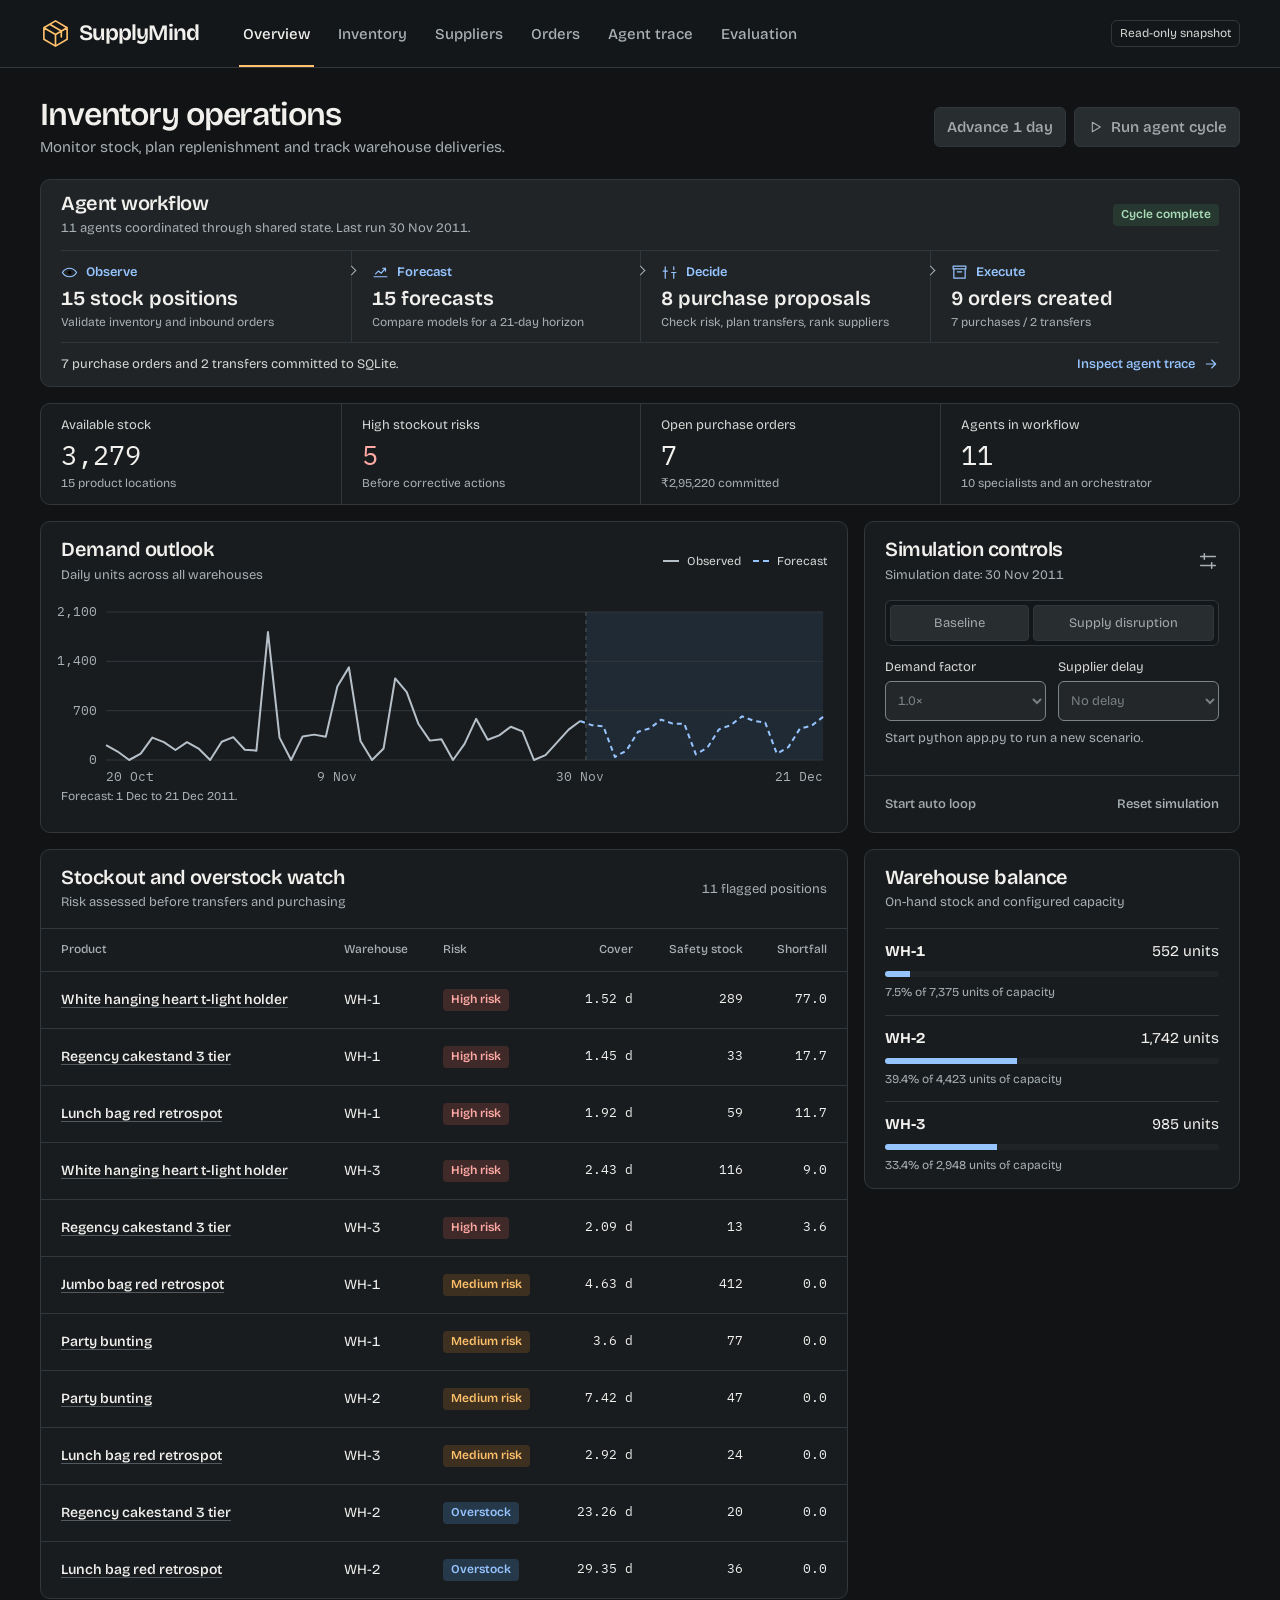
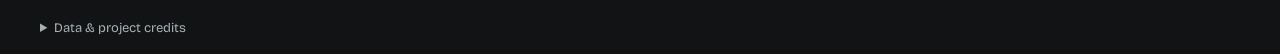
<file: DEMO_PREVIEW.html>
<!doctype html>
<html lang="en">
<head>
  <meta charset="utf-8">
  <meta name="viewport" content="width=device-width, initial-scale=1">
  <meta name="description" content="SupplyMind plans inventory transfers and replenishment across a simulated warehouse network.">
  <title>SupplyMind | Inventory operations</title>
  <link rel="stylesheet" href="static/workspace.css">
  <script src="static/workspace.js" defer></script>
</head>
<body>
  <a class="skip" href="#main">Skip to workspace</a>
  <header class="app-header">
    <div class="shell header-inner">
      <a class="brand" href="#overview" aria-label="SupplyMind overview">
        <svg class="brand-mark" width="31" height="31" viewBox="0 0 32 32" aria-hidden="true">
          <path d="M16 3 28 10v12l-12 7-12-7V10z M4 10l12 7 12-7 M16 17v12 M10 6.5l12 7v6" />
        </svg>
        <span>SupplyMind</span>
      </a>
      <nav class="tabs" aria-label="Workspace">
        <button class="active" aria-current="page" onclick="tab('overview',this)">Overview</button>
        <button onclick="tab('inventory',this)">Inventory</button>
        <button onclick="tab('vendors',this)">Suppliers</button>
        <button onclick="tab('orders',this)">Orders</button>
        <button onclick="tab('agents',this)">Agent trace</button>
        <button onclick="tab('results',this)">Evaluation</button>
      </nav>
      <span class="mode">Read-only snapshot</span>
    </div>
  </header>

  <main id="main" class="shell workspace">
    <div class="page-head">
      <div>
        <h1 id="pageTitle">Inventory operations</h1>
        <p id="pageDescription">Monitor stock, plan replenishment and track warehouse deliveries.</p>
      </div>
      <div class="controls">
        <button class="button" data-mutation onclick="act('advance')" disabled>Advance 1 day</button>
        <button class="button primary" id="runCycle" data-mutation onclick="act('cycle')" disabled>
          <svg width="16" height="16" viewBox="0 0 24 24" aria-hidden="true"><path d="m8 5 12 7-12 7z"/></svg>
          <span id="cycleLabel">Run agent cycle</span>
        </button>
      </div>
    </div>

    <div id="error" class="request-error" role="alert" hidden>
      <span id="errorMessage"></span>
      <button class="text-button" id="retry" type="button" hidden>Retry</button>
    </div>
    <p id="actionUpdate" class="action-update" role="status" hidden></p>
    <noscript><p class="empty">Enable JavaScript to run and inspect the local simulation.</p></noscript>

    <section id="overview" class="section active" aria-label="Operations overview">
      <section class="workflow panel" aria-labelledby="workflowTitle">
        <div class="panel-head workflow-head">
          <div>
            <h2 id="workflowTitle">Agent workflow</h2>
            <p id="workflowCaption">The orchestrator hands shared state from stock checks to order execution.</p>
          </div>
          <span id="runStatus" class="chip neutral">Loading</span>
        </div>
        <ol class="stages" id="stages">
          <li><span>Observe</span><strong>Stock checks</strong><small>Inventory tracking</small></li>
          <li><span>Forecast</span><strong>Demand models</strong><small>21-day forecast</small></li>
          <li><span>Decide</span><strong>Replenishment</strong><small>Risk, transfers and vendor scoring</small></li>
          <li><span>Execute</span><strong>Order ledger</strong><small>Simulated purchase and transfer orders</small></li>
        </ol>
        <div class="workflow-foot">
          <span id="notice" role="status" aria-live="polite">Loading inventory…</span>
          <a class="text-link" href="#agents">Inspect agent trace <svg width="16" height="16" viewBox="0 0 24 24" aria-hidden="true"><path d="M5 12h14m-6-6 6 6-6 6"/></svg></a>
        </div>
      </section>

      <div class="metrics panel" id="metrics" aria-label="Inventory summary" aria-busy="true">
        <div><span>Available stock</span><strong class="skeleton"></strong><small>Across all warehouses</small></div>
        <div><span>High stockout risks</span><strong class="skeleton"></strong><small>Before corrective actions</small></div>
        <div><span>Open purchase orders</span><strong class="skeleton"></strong><small>Simulated commitments</small></div>
        <div><span>Agents in workflow</span><strong class="skeleton"></strong><small>10 specialists and an orchestrator</small></div>
      </div>

      <div class="overview-grid">
        <section class="panel demand-panel" aria-labelledby="demandTitle">
          <div class="panel-head">
            <div><h2 id="demandTitle">Demand outlook</h2><p>Daily units across all warehouses</p></div>
            <div class="chart-legend"><span>Observed</span><span>Forecast</span></div>
          </div>
          <svg id="chart" class="chart" role="img" aria-label="Daily observed sales and 21-day forecast" viewBox="0 0 680 246"></svg>
          <p id="chartNote" class="panel-note">Loading sales history…</p>
        </section>

        <section class="panel scenario-panel" aria-labelledby="scenarioTitle">
          <div class="panel-head">
            <div><h2 id="scenarioTitle">Simulation controls</h2><p id="date">Loading simulation date…</p></div>
            <svg class="section-icon" width="22" height="22" viewBox="0 0 24 24" aria-hidden="true"><path d="M4 7h16M4 17h16M8 4v6m8 4v6"/></svg>
          </div>
          <div class="scenario-body">
            <div class="preset-row" aria-label="Scenario presets">
              <button class="preset" type="button" id="baseline" data-preset="baseline" aria-pressed="true" disabled>Baseline</button>
              <button class="preset" type="button" id="disruption" data-preset="disruption" aria-pressed="false" disabled>Supply disruption</button>
            </div>
            <div class="scenario-fields">
              <label>Demand factor
                <select id="multiplier" disabled>
                  <option value="1">1.0×</option><option value="1.6">1.6×</option><option value="2">2.0×</option>
                </select>
              </label>
              <label>Supplier delay
                <select id="delay" disabled>
                  <option value="0">No delay</option><option value="2">+2 days</option><option value="5">+5 days</option>
                </select>
              </label>
            </div>
            <p id="scenarioHint">Choose inputs before running the cycle.</p>
          </div>
          <div class="scenario-foot">
            <button id="auto" class="text-button" onclick="toggleAuto()" disabled>Start auto loop</button>
            <button id="reset" class="text-button" data-mutation onclick="act('reset')" disabled>Reset simulation</button>
          </div>
        </section>

        <section class="panel risk-panel" aria-labelledby="riskTitle">
          <div class="panel-head">
            <div><h2 id="riskTitle">Stockout and overstock watch</h2><p>Risk assessed before transfers and purchasing</p></div>
            <span id="riskTotal" class="muted"></span>
          </div>
          <div id="risks"><p class="empty">Loading stock positions…</p></div>
        </section>
        <section class="panel warehouses-panel" aria-labelledby="warehouseTitle">
          <div class="panel-head"><div><h2 id="warehouseTitle">Warehouse balance</h2><p>On-hand stock and configured capacity</p></div></div>
          <div id="warehouses"><p class="empty">Loading warehouses…</p></div>
        </section>
      </div>
    </section>

    <section id="inventory" class="section" aria-label="Inventory and forecasts">
      <section class="panel">
        <div class="panel-head">
          <div><h2>Product locations</h2><p id="inventoryCaption">Choose a product to examine its forecast and decisions.</p></div>
          <label class="filter">Warehouse <select id="warehouseFilter"><option value="">All warehouses</option></select></label>
        </div>
        <div id="inventoryTable"><p class="empty">Loading inventory…</p></div>
      </section>
    </section>

    <section id="vendors" class="section" aria-label="Vendor decisions">
      <section class="panel">
        <div class="panel-head"><div><h2>Supplier decisions</h2><p>Options are checked for minimum order, lot size, capacity and the ₹1,00,000 per-order limit.</p></div></div>
        <div id="vendorTable"><p class="empty">Loading supplier decisions…</p></div>
      </section>
    </section>

    <section id="orders" class="section" aria-label="Purchase and transfer orders">
      <section class="panel">
        <div class="panel-head">
          <div><h2>Execution ledger</h2><p>Advance the simulation date to receive orders due on their ETA.</p></div>
          <a class="button" href="/api/orders.csv" hidden download="purchase_orders.csv">Export CSV</a>
        </div>
        <div class="ledger-toolbar">
          <label class="filter">Status <select id="orderFilter"><option value="">All orders</option><option value="OPEN">Open</option><option value="RECEIVED">Received</option></select></label>
          <span id="orderCount" class="muted"></span>
        </div>
        <div id="ordersTable"><p class="empty">Loading orders…</p></div>
      </section>
    </section>

    <section id="agents" class="section" aria-label="Agent trace">
      <div class="trace-grid">
        <section class="panel">
          <div class="panel-head"><div><h2>Execution trace</h2><p id="traceCaption">Ordered messages from the most recent agent cycle.</p></div><span id="agentCount" class="chip neutral"></span></div>
          <div id="trace"><p class="empty">Loading agent trace…</p></div>
        </section>
        <div class="trace-side">
          <section class="panel">
            <div class="panel-head"><h2>How agents coordinate</h2></div>
            <dl class="coordination">
              <div><dt>Shared state</dt><dd>The orchestrator passes the same inventory, forecasts and orders through ten specialists in sequence.</dd></div>
              <div><dt>Learning and policy</dt><dd>Ridge regression competes with two baselines. Later agents use the selected forecast with inventory rules and cost scoring.</dd></div>
              <div><dt>Autonomous execution</dt><dd>Transfers and feasible purchase orders are committed to SQLite once per simulated day.</dd></div>
            </dl>
          </section>
          <section class="panel">
            <div class="panel-head"><h2>Anomaly signals</h2></div>
            <div id="anomalies"><p class="empty">Loading anomaly signals…</p></div>
          </section>
        </div>
      </div>
    </section>

    <section id="results" class="section" aria-label="Evaluation">
      <div class="evaluation-grid">
        <section class="panel">
          <div class="panel-head"><div><h2>Forecast backtest</h2><p>28-day holdout, 3 to 30 November 2011. Lower WAPE is better.</p></div></div>
          <div id="forecastMetrics"><p class="empty">Loading backtest results…</p></div>
        </section>
        <section class="panel">
          <div class="panel-head"><div><h2>Inventory policy replay</h2><p>56 days with identical initial stock and observed sales.</p></div></div>
          <div id="policyMetrics"><p class="empty">Loading replay results…</p></div>
        </section>
      </div>
      <p class="evaluation-note">Operating cost includes holding, shortage penalties and transfers. Procurement spending and closing stock are reported separately. Results describe one historical replay.</p>
    </section>

    <footer class="workspace-foot">
      <details>
        <summary>Data &amp; project credits</summary>
        <p>Observed demand uses five products from <a href="https://doi.org/10.24432/C5BW33">UCI Online Retail</a> by Daqing Chen (CC BY 4.0), January to November 2011. Warehouse allocation, inventory, suppliers and INR costs are simulated. Later simulation days consume forecast-derived demand.</p>
        <p>PS-08 / AAI &amp; EA / GCR7 / VESIT 2026 to 2027. Purab Keshwani (26), Khushi Dayaramani (14), Sahil Jethnani (21).</p>
      </details>
    </footer>
  </main>

  <dialog id="decisionDialog" aria-labelledby="decisionTitle">
    <div class="dialog-head"><div><h2 id="decisionTitle">Decision details</h2><p id="decisionLocation"></p></div>
      <form method="dialog"><button class="button" autofocus>Close</button></form>
    </div>
    <div id="decisionBody" class="dialog-body"></div>
  </dialog>

  <dialog id="resetDialog" aria-labelledby="resetTitle">
    <div class="dialog-head"><h2 id="resetTitle">Reset the simulation?</h2></div>
    <div class="dialog-body">
      <p>This clears the local order ledger and returns inventory to 30 November 2011. The selected scenario will stay set.</p>
      <form method="dialog" class="dialog-actions">
        <button class="button" value="cancel" autofocus>Cancel</button>
        <button class="button danger" value="reset">Reset simulation</button>
      </form>
    </div>
  </dialog>
<script type="application/json" id="offlineSnapshot">
{"date":"2011-11-30","inventory":[{"sku":"85123A","warehouse":"WH-1","on_hand":89,"reserved":0,"capacity":1989,"available":89,"on_order":0,"position":89},{"sku":"85123A","warehouse":"WH-2","on_hand":805,"reserved":0,"capacity":1193,"available":805,"on_order":0,"position":805},{"sku":"85123A","warehouse":"WH-3","on_hand":59,"reserved":0,"capacity":795,"available":59,"on_order":0,"position":59},{"sku":"85099B","warehouse":"WH-1","on_hand":357,"reserved":0,"capacity":3573,"available":357,"on_order":0,"position":357},{"sku":"85099B","warehouse":"WH-2","on_hand":428,"reserved":0,"capacity":2144,"available":428,"on_order":0,"position":428},{"sku":"85099B","warehouse":"WH-3","on_hand":786,"reserved":0,"capacity":1429,"available":786,"on_order":0,"position":786},{"sku":"22423","warehouse":"WH-1","on_hand":20,"reserved":0,"capacity":461,"available":20,"on_order":21,"position":41},{"sku":"22423","warehouse":"WH-2","on_hand":165,"reserved":0,"capacity":276,"available":165,"on_order":0,"position":165},{"sku":"22423","warehouse":"WH-3","on_hand":13,"reserved":0,"capacity":184,"available":13,"on_order":0,"position":13},{"sku":"47566","warehouse":"WH-1","on_hand":46,"reserved":0,"capacity":461,"available":46,"on_order":0,"position":46},{"sku":"47566","warehouse":"WH-2","on_hand":55,"reserved":0,"capacity":276,"available":55,"on_order":0,"position":55},{"sku":"47566","warehouse":"WH-3","on_hand":101,"reserved":0,"capacity":184,"available":101,"on_order":0,"position":101},{"sku":"20725","warehouse":"WH-1","on_hand":40,"reserved":0,"capacity":891,"available":40,"on_order":72,"position":112},{"sku":"20725","warehouse":"WH-2","on_hand":289,"reserved":0,"capacity":534,"available":289,"on_order":0,"position":289},{"sku":"20725","warehouse":"WH-3","on_hand":26,"reserved":0,"capacity":356,"available":26,"on_order":0,"position":26}],"orders":[{"sku":"22423","warehouse":"WH-1","source":"WH-2","quantity":21,"eta":"2011-12-01","status":"OPEN","kind":"TRANSFER","id":"TR-20111130-001"},{"sku":"20725","warehouse":"WH-1","source":"WH-2","quantity":72,"eta":"2011-12-01","status":"OPEN","kind":"TRANSFER","id":"TR-20111130-002"},{"sku":"85123A","warehouse":"WH-3","vendor_id":"V2","vendor":"Rapid Logistics","quantity":425,"unit_price_inr":97.2,"total_inr":41410,"eta":"2011-12-02","status":"OPEN","kind":"PURCHASE","reason":"Lowest feasible estimated total cost INR 43712.39","id":"PO-20111130-003"},{"sku":"85099B","warehouse":"WH-1","vendor_id":"V2","vendor":"Rapid Logistics","quantity":1280,"unit_price_inr":68.09,"total_inr":87260.32,"eta":"2011-12-02","status":"OPEN","kind":"PURCHASE","reason":"Lowest feasible estimated total cost INR 90441.33","id":"PO-20111130-004"},{"sku":"22423","warehouse":"WH-1","vendor_id":"V2","vendor":"Rapid Logistics","quantity":165,"unit_price_inr":367.2,"total_inr":60688,"eta":"2011-12-02","status":"OPEN","kind":"PURCHASE","reason":"Lowest feasible estimated total cost INR 61339.95","id":"PO-20111130-005"},{"sku":"22423","warehouse":"WH-3","vendor_id":"V2","vendor":"Rapid Logistics","quantity":75,"unit_price_inr":367.2,"total_inr":27640,"eta":"2011-12-02","status":"OPEN","kind":"PURCHASE","reason":"Lowest feasible estimated total cost INR 29782.60","id":"PO-20111130-006"},{"sku":"47566","warehouse":"WH-1","vendor_id":"V2","vendor":"Rapid Logistics","quantity":240,"unit_price_inr":194.4,"total_inr":46756,"eta":"2011-12-02","status":"OPEN","kind":"PURCHASE","reason":"Lowest feasible estimated total cost INR 47434.00","id":"PO-20111130-007"},{"sku":"47566","warehouse":"WH-2","vendor_id":"V2","vendor":"Rapid Logistics","quantity":115,"unit_price_inr":194.4,"total_inr":22456,"eta":"2011-12-02","status":"OPEN","kind":"PURCHASE","reason":"Lowest feasible estimated total cost INR 22794.80","id":"PO-20111130-008"},{"sku":"20725","warehouse":"WH-3","vendor_id":"V2","vendor":"Rapid Logistics","quantity":110,"unit_price_inr":81,"total_inr":9010,"eta":"2011-12-02","status":"OPEN","kind":"PURCHASE","reason":"Lowest feasible estimated total cost INR 9297.52","id":"PO-20111130-009"}],"log":[{"agent":"MasterOrchestrator","message":"Started detect-decide-execute cycle on a shared blackboard."},{"agent":"InventoryTrackingAgent","message":"Validated 15 stock records; counted open orders in inventory position."},{"agent":"DemandForecastingAgent","message":"Selected mean28, seasonal7 or Ridge using prior 28-day validation; forecast next 21 days."},{"agent":"StockoutRiskAgent","message":"Detected 5 high risks and 2 overstock positions."},{"agent":"AnomalyDetectionAgent","message":"Logged 0 alerts using median absolute deviation and scenario delay signals."},{"agent":"WarehouseOptimizationAgent","message":"Planned 2 transfers while protecting 14 days plus donor buffer."},{"agent":"ReorderDecisionAgent","message":"8 positions need a purchase after considering transfers and pipeline stock."},{"agent":"VendorIntelligenceAgent","message":"Enumerated all suppliers with MOQ, lot size, capacity, discounts and a per-order INR 100000 limit."},{"agent":"CostOptimizationAgent","message":"Minimized purchase, holding and estimated shortage cost over enumerated feasible candidates; no global-optimality claim."},{"agent":"PurchaseOrderAgent","message":"Generated 7 structured purchase orders for internal simulated execution."},{"agent":"ReportingDashboardAgent","message":"Published forecasts, risk alerts, supplier comparison, purchase orders and the complete decision trace."},{"agent":"MasterOrchestrator","message":"Cycle complete. Persistence and idempotency belong to the execution adapter."}],"risks":[{"sku":"85123A","warehouse":"WH-1","level":"HIGH","days_cover":1.52,"safety_stock":289,"expected_shortage":77,"lead_days":2},{"sku":"85123A","warehouse":"WH-2","level":"LOW","days_cover":23.09,"safety_stock":173,"expected_shortage":0,"lead_days":2},{"sku":"85123A","warehouse":"WH-3","level":"HIGH","days_cover":2.43,"safety_stock":116,"expected_shortage":9,"lead_days":2},{"sku":"85099B","warehouse":"WH-1","level":"MEDIUM","days_cover":4.63,"safety_stock":412,"expected_shortage":0,"lead_days":2},{"sku":"85099B","warehouse":"WH-2","level":"LOW","days_cover":9.29,"safety_stock":247,"expected_shortage":0,"lead_days":2},{"sku":"85099B","warehouse":"WH-3","level":"LOW","days_cover":24.9,"safety_stock":165,"expected_shortage":0,"lead_days":2},{"sku":"22423","warehouse":"WH-1","level":"HIGH","days_cover":1.45,"safety_stock":33,"expected_shortage":17.7,"lead_days":2},{"sku":"22423","warehouse":"WH-2","level":"OVERSTOCK","days_cover":23.26,"safety_stock":20,"expected_shortage":0,"lead_days":2},{"sku":"22423","warehouse":"WH-3","level":"HIGH","days_cover":2.09,"safety_stock":13,"expected_shortage":3.6,"lead_days":2},{"sku":"47566","warehouse":"WH-1","level":"MEDIUM","days_cover":3.6,"safety_stock":77,"expected_shortage":0,"lead_days":2},{"sku":"47566","warehouse":"WH-2","level":"MEDIUM","days_cover":7.42,"safety_stock":47,"expected_shortage":0,"lead_days":2},{"sku":"47566","warehouse":"WH-3","level":"LOW","days_cover":23.57,"safety_stock":31,"expected_shortage":0,"lead_days":2},{"sku":"20725","warehouse":"WH-1","level":"HIGH","days_cover":1.92,"safety_stock":59,"expected_shortage":11.7,"lead_days":2},{"sku":"20725","warehouse":"WH-2","level":"OVERSTOCK","days_cover":29.35,"safety_stock":36,"expected_shortage":0,"lead_days":2},{"sku":"20725","warehouse":"WH-3","level":"MEDIUM","days_cover":2.92,"safety_stock":24,"expected_shortage":0,"lead_days":2}],"proposals":[{"sku":"85123A","warehouse":"WH-1","position":89,"available":89,"capacity":1989,"candidates":[{"vendor_id":"V1","name":"Value Supplies","sku":"85123A","unit_price_inr":82.8,"lead_days":6,"reliability":0.9,"min_qty":10,"lot_size":5,"max_qty":5000,"shipping_inr":100,"discount_threshold":500,"discount_rate":0.03,"quantity":1350,"actual_price":80.32,"landed":108526.6,"shortage_cost":29121.43,"holding_cost":4387.5,"score":142035.53,"feasible":false,"effective_lead":6},{"vendor_id":"V2","name":"Rapid Logistics","sku":"85123A","unit_price_inr":97.2,"lead_days":2,"reliability":0.98,"min_qty":10,"lot_size":5,"max_qty":5000,"shipping_inr":100,"discount_threshold":500,"discount_rate":0.03,"quantity":1100,"actual_price":94.28,"landed":103812.4,"shortage_cost":10711.29,"holding_cost":2475,"score":116998.69,"feasible":false,"effective_lead":2},{"vendor_id":"V3","name":"Balanced Traders","sku":"85123A","unit_price_inr":90,"lead_days":4,"reliability":0.96,"min_qty":10,"lot_size":5,"max_qty":5000,"shipping_inr":100,"discount_threshold":500,"discount_rate":0.03,"quantity":1170,"actual_price":87.3,"landed":102241,"shortage_cost":11567.57,"holding_cost":3217.5,"score":117026.07,"feasible":false,"effective_lead":4}],"review":"No feasible supplier under configured constraints"},{"sku":"85123A","warehouse":"WH-3","position":59,"available":59,"capacity":795,"candidates":[{"vendor_id":"V1","name":"Value Supplies","sku":"85123A","unit_price_inr":82.8,"lead_days":6,"reliability":0.9,"min_qty":10,"lot_size":5,"max_qty":5000,"shipping_inr":100,"discount_threshold":500,"discount_rate":0.03,"quantity":530,"actual_price":80.32,"landed":42667.48,"shortage_cost":9160.71,"holding_cost":1722.5,"score":53550.69,"feasible":true,"effective_lead":6},{"vendor_id":"V2","name":"Rapid Logistics","sku":"85123A","unit_price_inr":97.2,"lead_days":2,"reliability":0.98,"min_qty":10,"lot_size":5,"max_qty":5000,"shipping_inr":100,"discount_threshold":500,"discount_rate":0.03,"quantity":425,"actual_price":97.2,"landed":41410,"shortage_cost":1346.14,"holding_cost":956.25,"score":43712.39,"feasible":true,"effective_lead":2},{"vendor_id":"V3","name":"Balanced Traders","sku":"85123A","unit_price_inr":90,"lead_days":4,"reliability":0.96,"min_qty":10,"lot_size":5,"max_qty":5000,"shipping_inr":100,"discount_threshold":500,"discount_rate":0.03,"quantity":455,"actual_price":90,"landed":41050,"shortage_cost":1747.29,"holding_cost":1251.25,"score":44048.54,"feasible":true,"effective_lead":4}],"selected":{"vendor_id":"V2","name":"Rapid Logistics","sku":"85123A","unit_price_inr":97.2,"lead_days":2,"reliability":0.98,"min_qty":10,"lot_size":5,"max_qty":5000,"shipping_inr":100,"discount_threshold":500,"discount_rate":0.03,"quantity":425,"actual_price":97.2,"landed":41410,"shortage_cost":1346.14,"holding_cost":956.25,"score":43712.39,"feasible":true,"effective_lead":2}},{"sku":"85099B","warehouse":"WH-1","position":357,"available":357,"capacity":3573,"candidates":[{"vendor_id":"V1","name":"Value Supplies","sku":"85099B","unit_price_inr":59.8,"lead_days":6,"reliability":0.9,"min_qty":10,"lot_size":5,"max_qty":5000,"shipping_inr":100,"discount_threshold":500,"discount_rate":0.03,"quantity":1775,"actual_price":58.01,"landed":103060.65,"shortage_cost":9541.46,"holding_cost":5768.75,"score":118370.86,"feasible":false,"effective_lead":6},{"vendor_id":"V2","name":"Rapid Logistics","sku":"85099B","unit_price_inr":70.2,"lead_days":2,"reliability":0.98,"min_qty":10,"lot_size":5,"max_qty":5000,"shipping_inr":100,"discount_threshold":500,"discount_rate":0.03,"quantity":1280,"actual_price":68.09,"landed":87260.32,"shortage_cost":301.01,"holding_cost":2880,"score":90441.33,"feasible":true,"effective_lead":2},{"vendor_id":"V3","name":"Balanced Traders","sku":"85099B","unit_price_inr":65,"lead_days":4,"reliability":0.96,"min_qty":10,"lot_size":5,"max_qty":5000,"shipping_inr":100,"discount_threshold":500,"discount_rate":0.03,"quantity":1470,"actual_price":63.05,"landed":92783.5,"shortage_cost":602.01,"holding_cost":4042.5,"score":97428.01,"feasible":true,"effective_lead":4}],"selected":{"vendor_id":"V2","name":"Rapid Logistics","sku":"85099B","unit_price_inr":70.2,"lead_days":2,"reliability":0.98,"min_qty":10,"lot_size":5,"max_qty":5000,"shipping_inr":100,"discount_threshold":500,"discount_rate":0.03,"quantity":1280,"actual_price":68.09,"landed":87260.32,"shortage_cost":301.01,"holding_cost":2880,"score":90441.33,"feasible":true,"effective_lead":2}},{"sku":"22423","warehouse":"WH-1","position":41,"available":20,"capacity":461,"candidates":[{"vendor_id":"V1","name":"Value Supplies","sku":"22423","unit_price_inr":312.8,"lead_days":6,"reliability":0.9,"min_qty":10,"lot_size":5,"max_qty":5000,"shipping_inr":100,"discount_threshold":500,"discount_rate":0.03,"quantity":220,"actual_price":312.8,"landed":68916,"shortage_cost":19671.08,"holding_cost":715,"score":89302.08,"feasible":true,"effective_lead":6},{"vendor_id":"V2","name":"Rapid Logistics","sku":"22423","unit_price_inr":367.2,"lead_days":2,"reliability":0.98,"min_qty":10,"lot_size":5,"max_qty":5000,"shipping_inr":100,"discount_threshold":500,"discount_rate":0.03,"quantity":165,"actual_price":367.2,"landed":60688,"shortage_cost":280.7,"holding_cost":371.25,"score":61339.95,"feasible":true,"effective_lead":2},{"vendor_id":"V3","name":"Balanced Traders","sku":"22423","unit_price_inr":340,"lead_days":4,"reliability":0.96,"min_qty":10,"lot_size":5,"max_qty":5000,"shipping_inr":100,"discount_threshold":500,"discount_rate":0.03,"quantity":180,"actual_price":340,"landed":61300,"shortage_cost":3098.55,"holding_cost":495,"score":64893.55,"feasible":true,"effective_lead":4}],"selected":{"vendor_id":"V2","name":"Rapid Logistics","sku":"22423","unit_price_inr":367.2,"lead_days":2,"reliability":0.98,"min_qty":10,"lot_size":5,"max_qty":5000,"shipping_inr":100,"discount_threshold":500,"discount_rate":0.03,"quantity":165,"actual_price":367.2,"landed":60688,"shortage_cost":280.7,"holding_cost":371.25,"score":61339.95,"feasible":true,"effective_lead":2}},{"sku":"22423","warehouse":"WH-3","position":13,"available":13,"capacity":184,"candidates":[{"vendor_id":"V1","name":"Value Supplies","sku":"22423","unit_price_inr":312.8,"lead_days":6,"reliability":0.9,"min_qty":10,"lot_size":5,"max_qty":5000,"shipping_inr":100,"discount_threshold":500,"discount_rate":0.03,"quantity":100,"actual_price":312.8,"landed":31380,"shortage_cost":11784.55,"holding_cost":325,"score":43489.55,"feasible":true,"effective_lead":6},{"vendor_id":"V2","name":"Rapid Logistics","sku":"22423","unit_price_inr":367.2,"lead_days":2,"reliability":0.98,"min_qty":10,"lot_size":5,"max_qty":5000,"shipping_inr":100,"discount_threshold":500,"discount_rate":0.03,"quantity":75,"actual_price":367.2,"landed":27640,"shortage_cost":1973.85,"holding_cost":168.75,"score":29782.6,"feasible":true,"effective_lead":2},{"vendor_id":"V3","name":"Balanced Traders","sku":"22423","unit_price_inr":340,"lead_days":4,"reliability":0.96,"min_qty":10,"lot_size":5,"max_qty":5000,"shipping_inr":100,"discount_threshold":500,"discount_rate":0.03,"quantity":85,"actual_price":340,"landed":29000,"shortage_cost":4277.22,"holding_cost":233.75,"score":33510.97,"feasible":true,"effective_lead":4}],"selected":{"vendor_id":"V2","name":"Rapid Logistics","sku":"22423","unit_price_inr":367.2,"lead_days":2,"reliability":0.98,"min_qty":10,"lot_size":5,"max_qty":5000,"shipping_inr":100,"discount_threshold":500,"discount_rate":0.03,"quantity":75,"actual_price":367.2,"landed":27640,"shortage_cost":1973.85,"holding_cost":168.75,"score":29782.6,"feasible":true,"effective_lead":2}},{"sku":"47566","warehouse":"WH-1","position":46,"available":46,"capacity":461,"candidates":[{"vendor_id":"V1","name":"Value Supplies","sku":"47566","unit_price_inr":165.6,"lead_days":6,"reliability":0.9,"min_qty":10,"lot_size":5,"max_qty":5000,"shipping_inr":100,"discount_threshold":500,"discount_rate":0.03,"quantity":310,"actual_price":165.6,"landed":51436,"shortage_cost":6537.48,"holding_cost":1007.5,"score":58980.98,"feasible":true,"effective_lead":6},{"vendor_id":"V2","name":"Rapid Logistics","sku":"47566","unit_price_inr":194.4,"lead_days":2,"reliability":0.98,"min_qty":10,"lot_size":5,"max_qty":5000,"shipping_inr":100,"discount_threshold":500,"discount_rate":0.03,"quantity":240,"actual_price":194.4,"landed":46756,"shortage_cost":138,"holding_cost":540,"score":47434,"feasible":true,"effective_lead":2},{"vendor_id":"V3","name":"Balanced Traders","sku":"47566","unit_price_inr":180,"lead_days":4,"reliability":0.96,"min_qty":10,"lot_size":5,"max_qty":5000,"shipping_inr":100,"discount_threshold":500,"discount_rate":0.03,"quantity":260,"actual_price":180,"landed":46900,"shortage_cost":276,"holding_cost":715,"score":47891,"feasible":true,"effective_lead":4}],"selected":{"vendor_id":"V2","name":"Rapid Logistics","sku":"47566","unit_price_inr":194.4,"lead_days":2,"reliability":0.98,"min_qty":10,"lot_size":5,"max_qty":5000,"shipping_inr":100,"discount_threshold":500,"discount_rate":0.03,"quantity":240,"actual_price":194.4,"landed":46756,"shortage_cost":138,"holding_cost":540,"score":47434,"feasible":true,"effective_lead":2}},{"sku":"47566","warehouse":"WH-2","position":55,"available":55,"capacity":276,"candidates":[{"vendor_id":"V1","name":"Value Supplies","sku":"47566","unit_price_inr":165.6,"lead_days":6,"reliability":0.9,"min_qty":10,"lot_size":5,"max_qty":5000,"shipping_inr":100,"discount_threshold":500,"discount_rate":0.03,"quantity":160,"actual_price":165.6,"landed":26596,"shortage_cost":400.25,"holding_cost":520,"score":27516.25,"feasible":true,"effective_lead":6},{"vendor_id":"V2","name":"Rapid Logistics","sku":"47566","unit_price_inr":194.4,"lead_days":2,"reliability":0.98,"min_qty":10,"lot_size":5,"max_qty":5000,"shipping_inr":100,"discount_threshold":500,"discount_rate":0.03,"quantity":115,"actual_price":194.4,"landed":22456,"shortage_cost":80.05,"holding_cost":258.75,"score":22794.8,"feasible":true,"effective_lead":2},{"vendor_id":"V3","name":"Balanced Traders","sku":"47566","unit_price_inr":180,"lead_days":4,"reliability":0.96,"min_qty":10,"lot_size":5,"max_qty":5000,"shipping_inr":100,"discount_threshold":500,"discount_rate":0.03,"quantity":125,"actual_price":180,"landed":22600,"shortage_cost":160.1,"holding_cost":343.75,"score":23103.85,"feasible":true,"effective_lead":4}],"selected":{"vendor_id":"V2","name":"Rapid Logistics","sku":"47566","unit_price_inr":194.4,"lead_days":2,"reliability":0.98,"min_qty":10,"lot_size":5,"max_qty":5000,"shipping_inr":100,"discount_threshold":500,"discount_rate":0.03,"quantity":115,"actual_price":194.4,"landed":22456,"shortage_cost":80.05,"holding_cost":258.75,"score":22794.8,"feasible":true,"effective_lead":2}},{"sku":"20725","warehouse":"WH-3","position":26,"available":26,"capacity":356,"candidates":[{"vendor_id":"V1","name":"Value Supplies","sku":"20725","unit_price_inr":69,"lead_days":6,"reliability":0.9,"min_qty":10,"lot_size":5,"max_qty":5000,"shipping_inr":100,"discount_threshold":500,"discount_rate":0.03,"quantity":150,"actual_price":69,"landed":10450,"shortage_cost":2963.98,"holding_cost":487.5,"score":13901.48,"feasible":true,"effective_lead":6},{"vendor_id":"V2","name":"Rapid Logistics","sku":"20725","unit_price_inr":81,"lead_days":2,"reliability":0.98,"min_qty":10,"lot_size":5,"max_qty":5000,"shipping_inr":100,"discount_threshold":500,"discount_rate":0.03,"quantity":110,"actual_price":81,"landed":9010,"shortage_cost":40.02,"holding_cost":247.5,"score":9297.52,"feasible":true,"effective_lead":2},{"vendor_id":"V3","name":"Balanced Traders","sku":"20725","unit_price_inr":75,"lead_days":4,"reliability":0.96,"min_qty":10,"lot_size":5,"max_qty":5000,"shipping_inr":100,"discount_threshold":500,"discount_rate":0.03,"quantity":120,"actual_price":75,"landed":9100,"shortage_cost":258.01,"holding_cost":330,"score":9688.01,"feasible":true,"effective_lead":4}],"selected":{"vendor_id":"V2","name":"Rapid Logistics","sku":"20725","unit_price_inr":81,"lead_days":2,"reliability":0.98,"min_qty":10,"lot_size":5,"max_qty":5000,"shipping_inr":100,"discount_threshold":500,"discount_rate":0.03,"quantity":110,"actual_price":81,"landed":9010,"shortage_cost":40.02,"holding_cost":247.5,"score":9297.52,"feasible":true,"effective_lead":2}}],"forecasts":[{"sku":"20725","warehouse":"WH-1","values":[25.760460265597796,25.891395929390537,0.8998746211347282,11.964581651328743,22.29657810415955,31.602420273414186,27.757129822018474,25.17361140532875,25.737293793881094,1.6204684404150456,13.027059564394007,22.41234692681228,32.16249186836561,27.663579891147126,25.612220006738227,26.57874316226009,2.1457548926995784,13.48190388376512,23.114818095121038,32.303107655822316,27.99554572978063],"mean":20.881777238149144,"sigma":25.265319385203973,"model":"ridge","validation_wape":{"mean28":0.660198801264973,"seasonal7":0.7967377666248432,"ridge":0.5175045809105642}},{"sku":"20725","warehouse":"WH-2","values":[15.216940525390617,15.32222388481838,0.5324627467936125,6.7956372938509,13.12467148124516,18.640963568374026,16.454008941369608,14.853072609981144,15.244276581063074,0.958385052083413,7.423324481745898,13.207756215720863,18.9900754312158,16.38884737704748,15.103891934037941,15.72418370589733,1.2639436428898545,7.687875059975864,13.614627122656131,19.07132238779494,16.58983689548857],"mean":12.298129777406043,"sigma":15.114186592854951,"model":"ridge","validation_wape":{"mean28":0.6676293224980757,"seasonal7":0.8050847457627118,"ridge":0.5240418464555474}},{"sku":"20725","warehouse":"WH-3","values":[10.968906898408193,10.89501353783601,0.30218504896384957,5.415800587000522,9.479277021656866,13.506418848020697,11.693083305618432,10.719472662397651,10.85251343930624,0.6179171021592857,5.873605605122291,9.587262380958858,13.736660028209146,11.74872149477437,10.941766188373956,11.225622056561797,0.87232111116856,6.09721227004802,9.898638939441188,13.843312717619428,11.892177725860707],"mean":8.894383606786366,"sigma":10.176733714257688,"model":"ridge","validation_wape":{"mean28":0.6487611631489137,"seasonal7":0.7699115044247787,"ridge":0.5033105985514381}},{"sku":"22423","warehouse":"WH-1","values":[22.364109725440922,15.32289525899931,1.087107877294729,7.200705245274588,11.817578139361112,19.02640424044309,19.499037011907685,24.181365478001457,14.690367106536877,1.5501255780999958,8.118891679932625,10.81486620251137,20.04847674054395,19.339616123622783,25.593527832738076,15.767593887078185,2.096824582741794,8.722273348880737,12.013750340923593,16.93147178080578,20.304168999772152],"mean":13.759691071245921,"sigma":13.771417793820216,"model":"ridge","validation_wape":{"mean28":0.7046915865259821,"seasonal7":0.6479591836734694,"ridge":0.5221308681064991}},{"sku":"22423","warehouse":"WH-2","values":[13.095884703913562,8.887358203473452,0.6858044087666055,3.95577822479555,6.8210717769287355,11.047702701409017,11.492745921459369,14.189059246217417,8.52965994864158,0.9518692949153325,4.541040045983991,6.213354321542772,11.614181782526128,11.348761614827302,15.05468737325316,9.177521530025604,1.2776853813678182,4.933210688483031,6.934276268389125,9.80803290670101,11.934558011798615],"mean":7.998049420106613,"sigma":8.346707882005484,"model":"ridge","validation_wape":{"mean28":0.7204757588234314,"seasonal7":0.6740088105726872,"ridge":0.5447093936665669}},{"sku":"22423","warehouse":"WH-3","values":[9.730015886602917,6.8915541093749315,0.46381308522555553,3.803895737100491,5.333506381149702,8.640595390185009,8.662104843050948,10.400498662701827,6.741657073619949,0.7047537359830525,4.234331092859065,5.058285906443609,8.985453476270013,8.630373449084072,10.995501949830373,7.1141571342753664,0.9470047358374707,4.40956118833633,5.587684599462485,7.672247225044182,8.953890451095951],"mean":6.217926490384222,"sigma":5.504071692375128,"model":"ridge","validation_wape":{"mean28":0.6640015018410963,"seasonal7":0.5888888888888889,"ridge":0.4718052672769582}},{"sku":"47566","warehouse":"WH-1","values":[16.819681891226423,13.786069670638026,0,0,11.369133621570132,25.682494104528985,21.785473179765084,18.270589100201125,14.442998396477336,0,0,10.814658773521897,26.857305183488105,22.863794445057703,19.10621950731258,15.413687786384317,0,0.144673358988765,11.869658572995144,27.613556099399595,23.63801201525385],"mean":12.777550352532662,"sigma":32.95301160783296,"model":"ridge","validation_wape":{"mean28":0.8209108892700168,"seasonal7":0.8414322250639387,"ridge":0.8057887279757835}},{"sku":"47566","warehouse":"WH-2","values":[9.73521209349705,7.985199501974647,0,0,6.329586402570412,15.071888559329134,12.762985521034526,10.59295892119182,8.367674380768845,0,0,6.130135599105188,15.785004356204722,13.419424777648281,11.10918789478822,8.95041134511159,0,0,6.758412027630767,16.217407059468975,13.872961960829484],"mean":7.412124582629395,"sigma":19.81157997986787,"model":"ridge","validation_wape":{"mean28":0.8541664942571263,"seasonal7":0.8755555555555555,"ridge":0.8286166957508723}},{"sku":"47566","warehouse":"WH-3","values":[12,6,0,2,3,2,5,12,6,0,2,3,2,5,12,6,0,2,3,2,5],"mean":4.285714285714286,"sigma":12.946430586654568,"model":"seasonal7","validation_wape":{"mean28":0.7480271937954721,"seasonal7":0.7241379310344828,"ridge":0.7484407581095202}},{"sku":"85099B","warehouse":"WH-1","values":[123.32270984365508,72.68900607753447,19.10397569969603,41.99788923288202,88.8919891631817,93.41930409790733,100.8434829632486,132.15326372422334,90.9217755579875,36.90525982744532,60.04588577958608,107.03575303960292,113.89619053354501,123.81727987691895,150.23996745322725,96.08237468435988,41.00266104113217,63.61193207077295,110.01729021960045,111.91790139357121,118.1401311897494],"mean":77.18119386830074,"sigma":176.93350335758802,"model":"ridge","validation_wape":{"mean28":0.7726683531947438,"seasonal7":0.8078474514118078,"ridge":0.6980773170491832}},{"sku":"85099B","warehouse":"WH-2","values":[73.67690959233576,43.283054317550075,11.433095834620758,24.96488853280148,53.005550857626595,55.77283214013043,60.24048434257524,79.02023860442159,54.23321642103076,22.128994841699203,35.8197020211199,63.92626286100261,68.09246796360655,74.07385665985548,89.9065990854924,57.37457777793752,24.619447569153586,37.986864446964205,65.747699633899,66.93394298741376,70.67334366698063],"mean":46.053830802520054,"sigma":106.15032222791841,"model":"ridge","validation_wape":{"mean28":0.7749710750487075,"seasonal7":0.810926949048496,"ridge":0.7014658852627927}},{"sku":"85099B","warehouse":"WH-3","values":[50.35306475082326,29.924647338909807,7.776333159883176,17.50040941551761,36.29429711385242,38.06542648896421,41.07440985432351,53.64202567925104,37.0046931478131,14.72001034078932,24.575762905012535,43.471087887295866,46.093458795618176,49.98503961919148,60.66166062169536,38.98428432241363,16.28356315898356,25.93144937666277,44.59672492337701,45.31198216459235,47.80100213205884],"mean":31.569798303182,"sigma":70.92080822270033,"model":"ridge","validation_wape":{"mean28":0.7644687115539845,"seasonal7":0.7976513098464318,"ridge":0.6851738685406413}},{"sku":"85123A","warehouse":"WH-1","values":[55,111,0,4,66,57,117,55,111,0,4,66,57,117,55,111,0,4,66,57,117],"mean":58.57142857142857,"sigma":123.97804450579352,"model":"seasonal7","validation_wape":{"mean28":0.7826208945176907,"seasonal7":0.7012165450121655,"ridge":0.7087571105066155}},{"sku":"85123A","warehouse":"WH-2","values":[33,66,0,2,39,34,70,33,66,0,2,39,34,70,33,66,0,2,39,34,70],"mean":34.857142857142854,"sigma":74.344337507846,"model":"seasonal7","validation_wape":{"mean28":0.7867550208453825,"seasonal7":0.7035830618892508,"ridge":0.7115456965377411}},{"sku":"85123A","warehouse":"WH-3","values":[23,45,0,2,28,24,48,23,45,0,2,28,24,48,23,45,0,2,28,24,48],"mean":24.285714285714285,"sigma":49.640774505505995,"model":"seasonal7","validation_wape":{"mean28":0.7698100839001188,"seasonal7":0.6872037914691943,"ridge":0.6936407279459509}}],"anomalies":[],"last_action":"Executed 7 simulated POs and 2 transfer orders.","simulated_days":0,"products":[{"sku":"85123A","name":"WHITE HANGING HEART T-LIGHT HOLDER","selling_price_inr":162,"holding_cost_day_inr":0.5,"stockout_penalty_inr":135},{"sku":"85099B","name":"JUMBO BAG RED RETROSPOT","selling_price_inr":117,"holding_cost_day_inr":0.5,"stockout_penalty_inr":97.5},{"sku":"22423","name":"REGENCY CAKESTAND 3 TIER","selling_price_inr":612,"holding_cost_day_inr":0.5,"stockout_penalty_inr":510},{"sku":"47566","name":"PARTY BUNTING","selling_price_inr":324,"holding_cost_day_inr":0.5,"stockout_penalty_inr":270},{"sku":"20725","name":"LUNCH BAG RED RETROSPOT","selling_price_inr":135,"holding_cost_day_inr":0.5,"stockout_penalty_inr":112.5}],"history":[{"date":"2011-10-20","units":210},{"date":"2011-10-21","units":120},{"date":"2011-10-22","units":0},{"date":"2011-10-23","units":90},{"date":"2011-10-24","units":318},{"date":"2011-10-25","units":254},{"date":"2011-10-26","units":142},{"date":"2011-10-27","units":253},{"date":"2011-10-28","units":163},{"date":"2011-10-29","units":0},{"date":"2011-10-30","units":259},{"date":"2011-10-31","units":324},{"date":"2011-11-01","units":145},{"date":"2011-11-02","units":133},{"date":"2011-11-03","units":1816},{"date":"2011-11-04","units":317},{"date":"2011-11-05","units":0},{"date":"2011-11-06","units":335},{"date":"2011-11-07","units":360},{"date":"2011-11-08","units":331},{"date":"2011-11-09","units":1043},{"date":"2011-11-10","units":1314},{"date":"2011-11-11","units":270},{"date":"2011-11-12","units":0},{"date":"2011-11-13","units":164},{"date":"2011-11-14","units":1157},{"date":"2011-11-15","units":964},{"date":"2011-11-16","units":515},{"date":"2011-11-17","units":275},{"date":"2011-11-18","units":294},{"date":"2011-11-19","units":0},{"date":"2011-11-20","units":229},{"date":"2011-11-21","units":584},{"date":"2011-11-22","units":288},{"date":"2011-11-23","units":349},{"date":"2011-11-24","units":472},{"date":"2011-11-25","units":406},{"date":"2011-11-26","units":0},{"date":"2011-11-27","units":70},{"date":"2011-11-28","units":250},{"date":"2011-11-29","units":431},{"date":"2011-11-30","units":553}],"evaluation":{"forecast":[{"model":"mean28","wape":0.7588769373598542,"mae":23.104189042905848},{"model":"ridge","wape":0.6722405812365407,"mae":20.466524553027725},{"model":"seasonal7","wape":0.7611636818643935,"mae":23.17380952380952},{"model":"selected","wape":0.6714243152695931,"mae":20.441673141314972}],"policy":[{"policy":"threshold30","demand":20656,"served":17552,"lost_units":3104,"holding_inr":107499,"shortage_inr":340402.5,"procurement_inr":1899696.0499999996,"transfer_inr":0,"order_count":55,"fill_rate":0.8497288923315259,"operating_cost_inr":447901.5,"closing_on_hand":5086,"open_pipeline_units":95},{"policy":"agentic","demand":20656,"served":18254,"lost_units":2402,"holding_inr":109531.5,"shortage_inr":282030,"procurement_inr":2323760.96,"transfer_inr":0,"order_count":73,"fill_rate":0.8837141750580945,"operating_cost_inr":391561.5,"closing_on_hand":5759,"open_pipeline_units":335}],"forecast_test_start":"2011-11-03","forecast_test_end":"2011-11-30","validation_start":"2011-10-06","validation_end":"2011-11-02","replay_start":"2011-10-06","replay_end":"2011-11-30","caveat":"Replay uses historical observed sales as demand, simulated procurement assumptions and one 56-day window. Operating cost excludes purchase cost, reported separately. Policies end with different inventories; no net profit claim."},"last_run":{"date":"2011-11-30","multiplier":1,"delay":0,"high_risks":5,"proposals":8,"purchases":7,"transfers":2}}
</script>
</body>
</html>
</file>
<file: static/workspace.css>
/* Hallmark · v2.0.0 · theme: Console (dealt 1/3) · genre: modern-minimal · shape: app screen · redesign: full · console: graphite · signature: agent cycle handoffs */
/* Critique: the workflow leads with what each stage produced. The network chart and exception queue carry the first operating decisions. */
/* Hallmark · reworded "Supply chain intelligence" to "Inventory operations" · the title names the workspace. */
/* Hallmark · reworded "Observed sales and next 21 days" to "Demand outlook" · the chart shows its dated forecast window. */
/* Hallmark · reworded "Inventory and forecast by product location" to "Product locations" · the view title names the forecast. */
/* Hallmark · reworded "Supplier selection and estimated cost" to "Supplier decisions" · candidate costs live in each disclosure. */
/* Hallmark · reworded "Purchase and transfer orders" to "Execution ledger" · the view title identifies both order types. */
/* Hallmark · reworded "11 cooperating agents" to "Execution trace" · the actual agent count is shown beside the trace. */
/* Supplier names and warehouse IDs remain visible. The chart uses rounded axis ticks and labels its dates. */
/* finish-review: in-thread · resolved mobile navigation, compact data rows, and field contrast. */
@import url("./tokens.css");

* { box-sizing: border-box; }
html, body { overflow-x: clip; }
body {
  margin: 0;
  background: var(--ground);
  color: var(--ink);
  font: 400 15px/1.45 var(--font-body);
  font-variant-numeric: tabular-nums;
}
[hidden] { display: none !important; }
body:is([data-mode="operations"], [data-mode="practice"]) [data-sample],
body:not([data-mode="operations"], [data-mode="practice"]) [data-operations],
body:not([data-mode="operations"]) [data-live],
body:not([data-mode="practice"]) [data-practice] { display: none !important; }
h1, h2, h3, p, dl, dd, ol, ul { margin: 0; }
h1, h2, h3 { min-width: 0; overflow-wrap: break-word; text-wrap: balance; line-height: 1.16; font-weight: 600; }
h1 { font-size: 32px; letter-spacing: -.035em; }
h2 { font-size: 20px; letter-spacing: -.025em; }
h3 { font-size: 16px; }
p { color: var(--muted); }
small { font-size: 12px; color: var(--muted); }
a { color: var(--instrument); text-underline-offset: 3px; }
svg { flex: none; }
svg path:not(.series) { stroke: currentColor; fill: none; stroke-width: 1.7; stroke-linecap: round; stroke-linejoin: round; }
button, select { font: inherit; }
button { color: inherit; cursor: pointer; }
:where(a, button, select, summary, [tabindex]):focus-visible {
  outline: 2px solid var(--accent);
  outline-offset: 3px;
}
:where(a, button, select, summary):active { opacity: .78; }
.shell { width: 100%; max-width: var(--max-width); margin-inline: auto; padding-inline: var(--gutter); }
.skip { position: fixed; z-index: 2; top: 8px; left: 8px; padding: 8px 12px; background: var(--surface); transform: translateY(-150%); }
.skip:focus { transform: translateY(0); }
.app-header { border-bottom: 1px solid var(--line); background: var(--recess); }
.header-inner { display: flex; align-items: center; gap: 40px; min-height: 67px; }
.brand { flex: none; display: inline-flex; align-items: center; gap: 8px; color: var(--ink); font-size: 22px; font-weight: 650; letter-spacing: -.045em; text-decoration: none; }
.brand-mark { color: var(--accent); }
.tabs { display: flex; gap: 20px; align-self: stretch; flex: 1; min-width: 0; }
.tabs button {
  padding: 4px 4px 0;
  border: 0;
  border-bottom: 2px solid var(--transparent);
  background: var(--transparent);
  color: var(--muted);
  white-space: nowrap;
  font-weight: 500;
}
.tabs button:hover, .tabs button.active { color: var(--ink); }
.tabs button.active { border-bottom-color: var(--accent); }
.mode { flex: none; margin-left: auto; border: 1px solid var(--line); padding: 4px 8px; border-radius: var(--control-radius); color: var(--secondary); font-size: 12px; }
.mode { max-width: min(220px, 48%); overflow: clip; text-overflow: ellipsis; white-space: nowrap; }
.mode-link:hover { color: var(--instrument); }

.workspace { padding-block: 28px 16px; }
.page-head { display: flex; justify-content: space-between; align-items: center; gap: 16px; margin-bottom: 20px; }
.page-head p { margin-top: 4px; }
.controls { flex: none; display: flex; flex-wrap: wrap; gap: 8px; }
.button, select {
  min-height: 40px;
  border: 1px solid var(--line-strong);
  border-radius: var(--control-radius);
  background: var(--surface);
  color: var(--ink);
  white-space: nowrap;
}
.button { display: inline-flex; align-items: center; justify-content: center; gap: 8px; padding: 8px 12px; text-decoration: none; font-weight: 550; }
.button:hover, select:hover { background: var(--raised); border-color: var(--muted); }
select { border-color: var(--muted); }
.button.primary { background: var(--accent); border-color: var(--accent); color: var(--accent-ink); min-width: 148px; }
.button.primary:hover { background: var(--accent-hover); }
.button.danger { background: var(--bad-soft); color: var(--bad); border-color: var(--bad); }
button:disabled, button.primary:disabled, button.preset:disabled, select:disabled {
  background: var(--disabled-fill);
  color: var(--disabled-ink);
  border-color: var(--line);
  cursor: not-allowed;
}
select:disabled { border-color: var(--muted); }
.text-button:disabled { background: var(--transparent); }
.text-link, .text-button { color: var(--instrument); text-decoration: none; font-weight: 550; }
.text-link { display: inline-flex; align-items: center; gap: 8px; }
.text-button { background: var(--transparent); border: 0; min-height: 32px; padding: 4px 0; text-align: left; }
.text-link:hover, .text-button:hover { text-decoration: underline; }
.muted { color: var(--muted); font-size: 13px; }
.request-error {
  display: flex;
  align-items: center;
  justify-content: space-between;
  gap: 12px;
  padding: 12px 16px;
  margin-bottom: 16px;
  border: 1px solid var(--bad);
  border-radius: var(--radius);
  background: var(--bad-soft);
  color: var(--bad);
}
.action-update { padding: 8px 12px; margin-bottom: 16px; background: var(--surface); border-left: 2px solid var(--instrument); color: var(--secondary); }

.section { display: none; }
.section.active { display: block; }
.panel { min-width: 0; background: var(--surface); color: var(--ink); border: 1px solid var(--line); border-radius: var(--radius); }
.panel-head {
  display: flex;
  justify-content: space-between;
  align-items: center;
  gap: 12px;
  padding: 16px 20px;
}
.panel-head p { font-size: 13px; margin-top: 4px; }
.workflow { background: var(--raised); }
.workflow-head { padding-block: 12px; }
.chip {
  display: inline-flex;
  align-items: center;
  border-radius: 4px;
  padding: 2px 8px;
  min-height: 22px;
  white-space: nowrap;
  font-size: 12px;
  font-weight: 600;
  color: var(--secondary);
  background: var(--disabled-fill);
}
.chip.good, .chip.RECEIVED, .chip.SELECTED { background: var(--good-soft); color: var(--good); }
.chip.warn, .chip.MEDIUM { background: var(--accent-soft); color: var(--accent); }
.chip.HIGH, .chip.INFEASIBLE { background: var(--bad-soft); color: var(--bad); }
.chip.OVERSTOCK, .chip.OPEN { background: var(--instrument-soft); color: var(--instrument); }
.stages {
  display: grid;
  grid-template-columns: repeat(4, minmax(0, 1fr));
  list-style: none;
  margin-inline: 20px;
  padding: 0;
  border-block: 1px solid var(--line);
}
.stages li { position: relative; min-width: 0; display: grid; align-content: start; gap: 4px; padding: 12px 20px; }
.stages li:first-child { padding-left: 0; }
.stages li:not(:first-child) { border-left: 1px solid var(--line); }
.stages li:not(:first-child)::before {
  content: "";
  position: absolute;
  inset: 16px auto auto -4px;
  width: 6px;
  height: 6px;
  border-top: 1px solid var(--muted);
  border-right: 1px solid var(--muted);
  background: var(--raised);
  transform: rotate(45deg);
}
.stages li > span { display: inline-flex; align-items: center; gap: 8px; color: var(--instrument); font-size: 13px; font-weight: 600; }
.stages strong { font-size: 20px; line-height: 1.2; font-weight: 600; }
.stages small { line-height: 1.35; }
.workflow-foot { padding: 12px 20px; display: flex; align-items: baseline; justify-content: space-between; gap: 12px; }
#notice { color: var(--secondary); font-size: 13px; }
.workflow-foot .text-link { white-space: nowrap; font-size: 13px; }
.metrics { display: grid; grid-template-columns: repeat(4, minmax(0, 1fr)); margin-block: 16px; }
.metrics > div { display: grid; gap: 4px; padding: 12px 20px; }
.metrics > div + div { border-left: 1px solid var(--line); }
.metrics span { color: var(--secondary); font-size: 13px; }
.metrics strong { font: 400 27px/1.2 var(--font-data); font-variant-numeric: tabular-nums; }
.metrics .critical { color: var(--bad); }
.skeleton { width: 52px; height: 21px; margin-block: 4px; border-radius: 4px; background: var(--raised); }

.overview-grid { display: grid; grid-template-columns: minmax(0, 2.15fr) minmax(0, 1fr); gap: 16px; align-items: stretch; }
.chart-legend { display: flex; gap: 12px; align-items: center; font-size: 12px; color: var(--secondary); }
.chart-legend span { display: flex; align-items: center; gap: 8px; }
.chart-legend span::before { content: ""; width: 16px; border-top: 2px solid var(--chart-observed); }
.chart-legend span + span::before { border-top: 2px dashed var(--instrument); }
.chart { display: block; width: calc(100% - 32px); height: 188px; margin: 0 16px; overflow: visible; }
.chart text { fill: var(--muted); font: 400 13px var(--font-data); }
.chart-grid { stroke: var(--line); }
.chart-band { fill: var(--chart-band); }
.chart-boundary { stroke: var(--line-strong); stroke-dasharray: 4 4; }
.series { fill: none; stroke-width: 2; vector-effect: non-scaling-stroke; stroke-linejoin: round; }
.series.observed { stroke: var(--chart-observed); }
.series.forecast { stroke: var(--instrument); stroke-dasharray: 5 4; }
.panel-note { margin: 0 20px 12px; font-size: 12px; }
.section-icon { color: var(--muted); }
.scenario-panel { display: flex; flex-direction: column; }
.scenario-body { padding: 0 20px 12px; }
.preset-row { display: grid; grid-template-columns: 1fr 1.3fr; gap: 4px; padding: 4px; border: 1px solid var(--line); border-radius: var(--control-radius); background: var(--recess); }
.preset { background: var(--transparent); color: var(--muted); border: 1px solid var(--transparent); border-radius: 4px; min-height: 36px; font-size: 13px; white-space: nowrap; }
.preset:hover, .preset[aria-pressed="true"] { color: var(--ink); background: var(--raised); border-color: var(--line-strong); }
.scenario-fields { display: grid; grid-template-columns: 1fr 1fr; gap: 12px; margin-top: 12px; }
.scenario-fields label { display: grid; gap: 4px; font-size: 13px; color: var(--secondary); min-width: 0; }
select { padding: 8px; width: 100%; min-width: 0; background: var(--recess); }
button:disabled:hover, select:disabled:hover { background: var(--disabled-fill); }
#scenarioHint { min-height: 34px; margin-top: 8px; font-size: 13px; }
.scenario-foot { display: flex; align-items: center; justify-content: space-between; flex-wrap: wrap; gap: 8px 12px; padding: 12px 20px; margin-top: auto; border-top: 1px solid var(--line); font-size: 13px; }
#reset { color: var(--muted); }
.warehouses-panel { align-self: start; }
.warehouse { margin: 0 20px; padding: 12px 0; border-top: 1px solid var(--line); }
.warehouse-row { display: flex; gap: 8px; justify-content: space-between; }
.warehouse-row span, .warehouse small { font-variant-numeric: tabular-nums; }
progress { display: block; width: 100%; height: 6px; appearance: none; border: 0; border-radius: 3px; overflow: clip; margin: 8px 0 4px; background: var(--raised); accent-color: var(--instrument); }
progress::-webkit-progress-bar { background: var(--raised); }
progress::-webkit-progress-value { background: var(--instrument); }
progress::-moz-progress-bar { background: var(--instrument); }

.table-frame { overflow: auto; scrollbar-color: var(--line-strong) var(--surface); }
table { width: 100%; border-collapse: collapse; text-align: left; font-size: 14px; }
caption { text-align: left; color: var(--muted); padding: 8px 16px; font-size: 13px; }
th, td { padding: 12px 12px; border-top: 1px solid var(--line); vertical-align: middle; }
th:first-child, td:first-child { padding-left: 20px; }
th:last-child, td:last-child { padding-right: 20px; }
th { color: var(--muted); font-weight: 500; font-size: 12px; white-space: nowrap; }
td small { display: block; }
td.number { font: 400 13px/1.45 var(--font-data); font-variant-numeric: tabular-nums; }
.number { text-align: right; white-space: nowrap; }
.product-link { font-size: 14px; color: var(--ink); white-space: nowrap; text-decoration: underline; text-decoration-color: var(--line-strong); text-underline-offset: 3px; }
.product-link:hover { color: var(--instrument); }
.product-link:focus-visible { outline-offset: -1px; }
.empty { padding: 16px 20px; border-top: 1px solid var(--line); font-size: 14px; }
.empty button { margin-top: 4px; }
.filter { display: flex; align-items: center; gap: 8px; color: var(--muted); font-size: 13px; }
.filter select { width: auto; }
.ledger-toolbar { display: flex; gap: 12px; justify-content: space-between; align-items: center; padding: 0 20px 12px; }
.ledger-id { font: 400 13px var(--font-data); white-space: nowrap; }
.supplier-group + .supplier-group { border-top: 1px solid var(--line); }
.supplier-group summary { padding: 12px 20px; cursor: pointer; }
.supplier-group summary strong { font-weight: 600; }
.supplier-group summary small { display: block; margin: 4px 0 0 16px; }
.supplier-group summary:hover strong { color: var(--instrument); }

.trace-grid { display: grid; grid-template-columns: minmax(0, 1.8fr) minmax(0, 1fr); gap: 16px; align-items: start; }
.trace-side { display: grid; gap: 16px; }
.trace-list { list-style: none; padding: 0 20px; }
.trace-entry { position: relative; border-top: 1px solid var(--line); padding: 12px 0 12px 24px; }
.trace-entry::before { content: ""; position: absolute; top: 0; bottom: 0; left: 4px; width: 1px; background: var(--line-strong); }
.trace-mark { position: absolute; inset: 16px auto auto 0; color: var(--instrument); background: var(--surface); }
.trace-entry summary { display: list-item; cursor: pointer; color: var(--ink); font-weight: 600; }
.trace-entry p { font-size: 13px; margin-top: 4px; }
.trace-entry .trace-report { color: var(--secondary); }
.trace-entry .trace-method { padding: 8px 0 4px; }
.coordination { padding: 0 20px 16px; }
.coordination div { border-top: 1px solid var(--line); padding: 12px 0; }
.coordination div:last-child { padding-bottom: 0; }
.coordination dt { font-weight: 600; }
.coordination dd { font-size: 14px; color: var(--muted); margin-top: 4px; }
.signal-list { list-style: none; padding: 0 20px; }
.signal-list li { padding: 8px 0; border-top: 1px solid var(--line); }
.signal-list small { display: block; }
.anomaly-context { padding: 8px 20px 16px; font-size: 12px; }
.evaluation-grid { display: grid; grid-template-columns: minmax(0, .85fr) minmax(0, 1.15fr); gap: 16px; align-items: start; }
.evaluation-note { font-size: 13px; margin-top: 16px; }

.workspace-foot { padding-top: 20px; font-size: 13px; }
.workspace-foot summary { cursor: pointer; color: var(--muted); }
.workspace-foot p { margin-top: 8px; max-width: 72ch; }
.workspace-links { display: flex; flex-wrap: wrap; align-items: center; gap: 8px 20px; }
.workspace-foot a { white-space: nowrap; }
dialog { max-width: min(780px, calc(100% - 32px)); width: 100%; max-height: calc(100% - 32px); padding: 0; background: var(--surface); color: var(--ink); border: 1px solid var(--line-strong); border-radius: var(--radius); }
dialog::backdrop { background: var(--backdrop); }
#resetDialog { max-width: min(460px, calc(100% - 32px)); }
.dialog-head { background: var(--surface); border-bottom: 1px solid var(--line); padding: 16px 20px; display: flex; align-items: center; justify-content: space-between; gap: 12px; }
#decisionDialog .dialog-head { position: sticky; top: 0; z-index: 1; }
.dialog-head p { font-size: 13px; margin-top: 4px; }
.dialog-body { padding: 16px 20px; }
.dialog-body section + section { margin-top: 16px; padding-top: 12px; border-top: 1px solid var(--line); }
.dialog-body h3 { margin-bottom: 8px; }
.dialog-body p { margin-block: 4px; font-size: 14px; }
.detail-facts { display: flex; gap: 8px 24px; flex-wrap: wrap; margin-top: 8px; }
.detail-facts dt { color: var(--muted); font-size: 12px; }
.detail-facts dd { font: 400 15px var(--font-data); margin-top: 4px; }
.dialog-actions { margin-top: 16px; display: flex; gap: 8px; justify-content: end; }
.spaced-panel { margin-top: 16px; }
.operation-dialog { max-width: min(500px, calc(100% - 32px)); }
.operations-grid { display: grid; grid-template-columns: minmax(0, 1.75fr) minmax(0, 1fr); gap: 16px; align-items: start; }
.operations-form { display: grid; gap: 12px; }
.operations-form:not(.dialog-body) { padding: 0 20px 20px; }
.operations-form > label { display: grid; gap: 4px; color: var(--secondary); font-size: 14px; }
.operations-form > button { justify-self: start; }
.operations-form input, .operations-form select {
  min-width: 0;
  min-height: 40px;
  padding: 8px;
  border: 1px solid var(--muted);
  border-radius: var(--control-radius);
  background: var(--recess);
  color: var(--ink);
  font: inherit;
}
.operations-form input::placeholder { color: var(--muted); }
.operations-form input:focus-visible { outline: 2px solid var(--accent); outline-offset: 2px; }
.import-rows { border-top: 1px solid var(--line); }
.import-row { display: grid; grid-template-columns: minmax(0, .9fr) minmax(0, 1fr) auto; gap: 12px; align-items: center; padding-block: 12px; border-bottom: 1px solid var(--line); }
.import-row label { font-weight: 550; }
.import-row small { display: block; font-weight: 400; }
.import-row input { max-width: 100%; font-size: 13px; }
.import-row a { font-size: 13px; }
.form-error { color: var(--bad); background: var(--bad-soft); padding: 8px 12px; border-radius: var(--control-radius); }
.readiness-list { padding: 0 20px; }
.readiness-list div { display: flex; justify-content: space-between; align-items: baseline; gap: 12px; padding: 12px 0; border-top: 1px solid var(--line); }
.readiness-list dt { color: var(--secondary); }
.readiness-list dd { font: 400 16px var(--font-data); text-align: right; }
.release-bar { display: flex; align-items: center; justify-content: space-between; gap: 12px; padding: 12px 16px; margin: 0 20px 12px; border: 1px solid var(--line-strong); border-radius: var(--control-radius); background: var(--raised); }
.release-bar strong { font-weight: 600; }
.release-bar p { font-size: 13px; margin-top: 4px; }
.order-actions { display: flex; align-items: center; flex-wrap: wrap; gap: 4px 12px; white-space: nowrap; }
.overdue { color: var(--bad); }

@media (max-width: 1050px) {
  :root { --gutter: 24px; }
  .header-inner { gap: 24px; }
  .tabs { gap: 12px; }
  .overview-grid { grid-template-columns: minmax(0, 1.65fr) minmax(290px, 1fr); }
  .evaluation-grid { grid-template-columns: minmax(0, 1fr); }
}
@media (max-width: 780px) {
  :root { --gutter: 16px; }
  .header-inner { flex-wrap: wrap; gap: 0 12px; padding-top: 12px; }
  .tabs { flex: 0 0 100%; order: 3; gap: 16px; overflow: auto; scrollbar-width: none; margin-top: 4px; }
  .tabs button { min-height: 44px; }
  .overview-grid, .trace-grid, .operations-grid { grid-template-columns: minmax(0, 1fr); }
  .scenario-panel { grid-row: 1; }
  .stages li { padding-inline: 12px; }
  .chart { height: auto; }
}
@media (max-width: 560px) {
  .workspace { padding-top: 16px; }
  h1 { font-size: 26px; }
  h2 { font-size: 18px; }
  .page-head { flex-direction: column; align-items: flex-start; margin-bottom: 16px; }
  .button, select, .preset { min-height: 44px; }
  .controls { width: 100%; }
  .controls .primary { flex: 1 0 auto; }
  .tabs { display: grid; grid-template-columns: repeat(3, minmax(0, 1fr)); gap: 0 8px; }
  .panel-head { padding: 12px 16px; }
  .stages { grid-template-columns: repeat(2, minmax(0, 1fr)); margin-inline: 16px; }
  .stages li { padding: 8px 12px; }
  .stages li:nth-child(odd) { padding-left: 0; border-left: 0; }
  .stages li:nth-child(n+3) { border-top: 1px solid var(--line); }
  .stages li:nth-child(odd)::before { display: none; }
  .stages strong { font-size: 17px; }
  .workflow-foot { flex-wrap: wrap; padding: 8px 16px; gap: 4px; }
  .workflow-foot .text-link { min-height: 32px; }
  .metrics { grid-template-columns: repeat(2, minmax(0, 1fr)); }
  .metrics > div { padding: 12px 16px; }
  .metrics > div:nth-child(odd) { border-left: 0; }
  .metrics > div:nth-child(n+3) { border-top: 1px solid var(--line); }
  .metrics strong { font-size: 23px; }
  .scenario-body { padding-inline: 16px; }
  .scenario-foot { padding: 4px 16px; }
  .scenario-foot .text-button { min-height: 44px; }
  .demand-panel .panel-head { align-items: flex-start; flex-direction: column; gap: 8px; }
  .chart text { font-size: 11px; }
  .chart { min-height: 154px; }
  .compact-table thead { position: absolute; width: 1px; height: 1px; clip-path: inset(50%); overflow: clip; }
  .compact-table table, .compact-table tbody { display: block; }
  .compact-table tr { display: grid; grid-template-columns: repeat(3, minmax(0, 1fr)); gap: 8px; padding: 8px 16px 12px; border-top: 1px solid var(--line); }
  .compact-table td { padding: 0; border: 0; text-align: left; white-space: normal; }
  .compact-table td:first-child, .compact-table td:has(.product-link) { grid-column: 1 / -1; }
  .compact-table td:not(:first-child, :has(.product-link))::before {
    content: attr(data-label);
    display: block;
    color: var(--muted);
    font: 400 12px/1.3 var(--font-body);
  }
  .compact-table td .product-link { min-height: 44px; max-width: 100%; overflow: hidden; text-overflow: ellipsis; }
  .supplier-group summary { padding-inline: 16px; }
  .supplier-table tr { grid-template-columns: repeat(4, minmax(0, 1fr)); }
  .supplier-table td:last-child { grid-column: 1 / -1; }
  .table-frame:not(.compact-table) th:first-child,
  .table-frame:not(.compact-table) td:first-child { position: sticky; left: 0; background: var(--surface); }
  .ledger-toolbar { padding-inline: 16px; }
  th:first-child, td:first-child { padding-left: 16px; }
  th:last-child, td:last-child { padding-right: 16px; }
  .dialog-head, .dialog-body { padding-inline: 16px; }
  .release-bar { align-items: flex-start; flex-direction: column; margin-inline: 16px; }
  .import-row { grid-template-columns: minmax(0, 1fr) auto; }
  .import-row input { grid-column: 1 / -1; grid-row: 2; min-height: 44px; }
}
@media (prefers-reduced-motion: reduce) {
  *, *::before, *::after { animation: none !important; transition: none !important; scroll-behavior: auto !important; }
}
</file>
